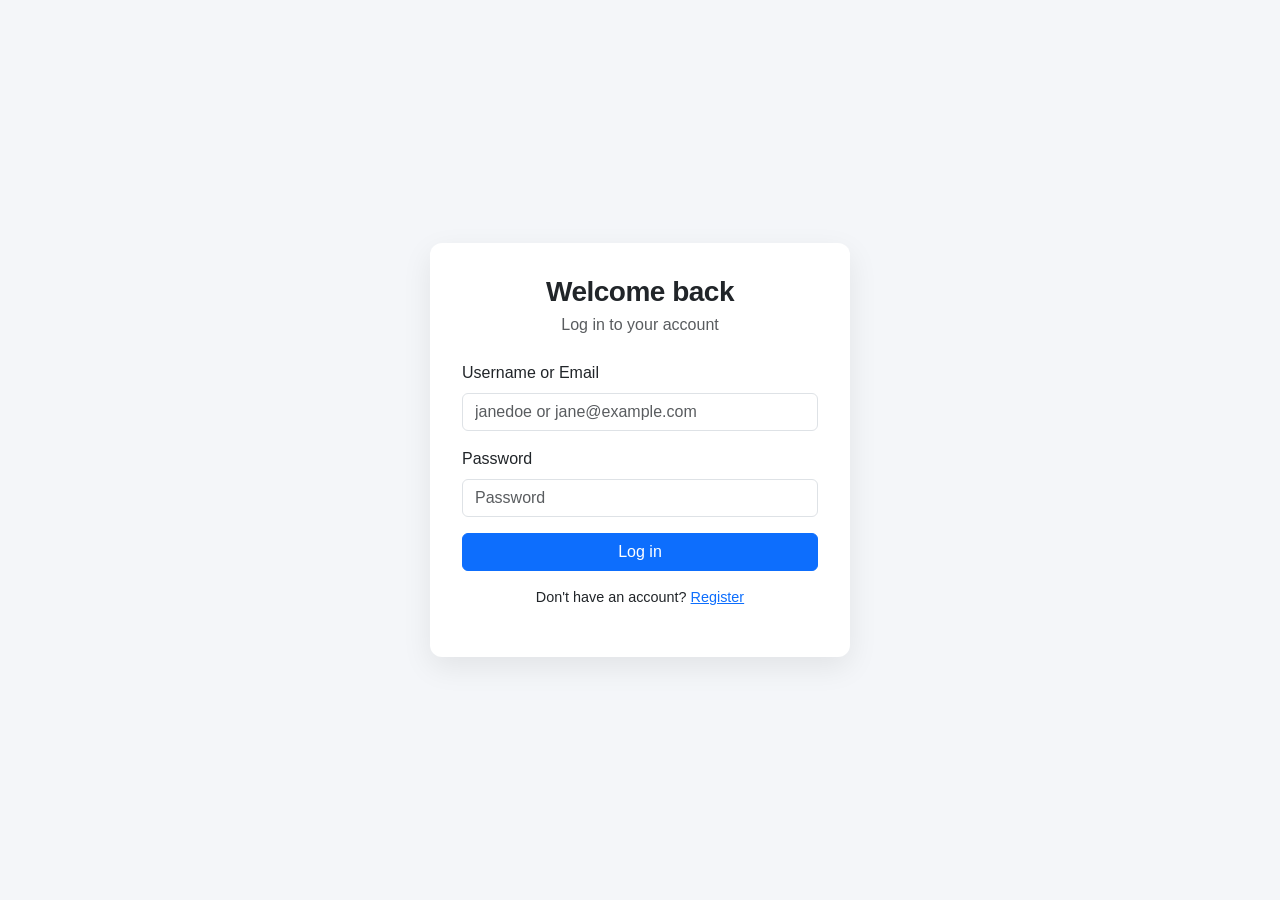
<file: index.html>
<!DOCTYPE html>
<html lang="en">
<head>
<meta charset="UTF-8">
<title>Redirecting...</title>
<meta name="viewport" content="width=device-width, initial-scale=1.0">
<script>
    // If a session token already exists, go straight to the profile page;
    // otherwise send the user to login.
    var token = localStorage.getItem('authToken');
    window.location.href = token ? 'profile.html' : 'login.html';
</script>
</head>
<body>
    <noscript>JavaScript is required. Please go to <a href="login.html">login.html</a>.</noscript>
</body>
</html>
</file>
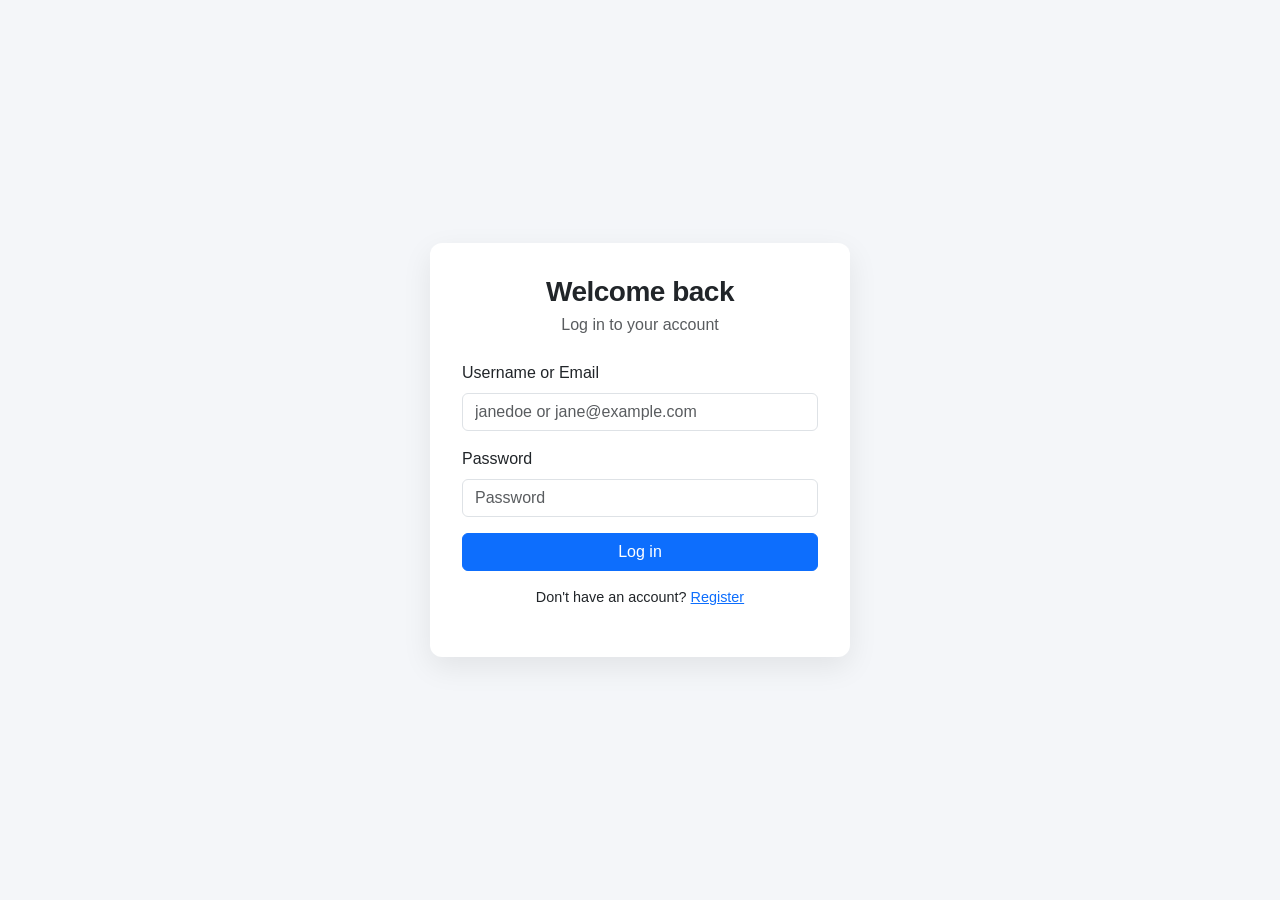
<file: login.html>
<!DOCTYPE html>
<html lang="en">
<head>
<meta charset="UTF-8">
<meta name="viewport" content="width=device-width, initial-scale=1.0">
<title>Login</title>
<link href="https://cdn.jsdelivr.net/npm/bootstrap@5.3.3/dist/css/bootstrap.min.css" rel="stylesheet">
<link href="css/style.css" rel="stylesheet">
</head>
<body>
<div class="container">
    <div class="auth-card">
        <h3 class="brand-title text-center mb-1">Welcome back</h3>
        <p class="text-muted text-center mb-4">Log in to your account</p>

        <div id="alertBox" class="alert alert-box" role="alert"></div>

        <div id="loginForm">
            <div class="mb-3">
                <label for="identifier" class="form-label">Username or Email</label>
                <input type="text" class="form-control" id="identifier" placeholder="janedoe or jane@example.com" autocomplete="username">
            </div>
            <div class="mb-3">
                <label for="password" class="form-label">Password</label>
                <input type="password" class="form-control" id="password" placeholder="Password" autocomplete="current-password">
            </div>
            <button id="loginBtn" class="btn btn-primary w-100">Log in</button>
        </div>

        <p class="form-footer">Don't have an account? <a href="register.html">Register</a></p>
    </div>
</div>

<script src="https://cdnjs.cloudflare.com/ajax/libs/jquery/3.7.1/jquery.min.js"></script>
<script src="https://cdn.jsdelivr.net/npm/bootstrap@5.3.3/dist/js/bootstrap.bundle.min.js"></script>
<script src="js/login.js"></script>
</body>
</html>
</file>
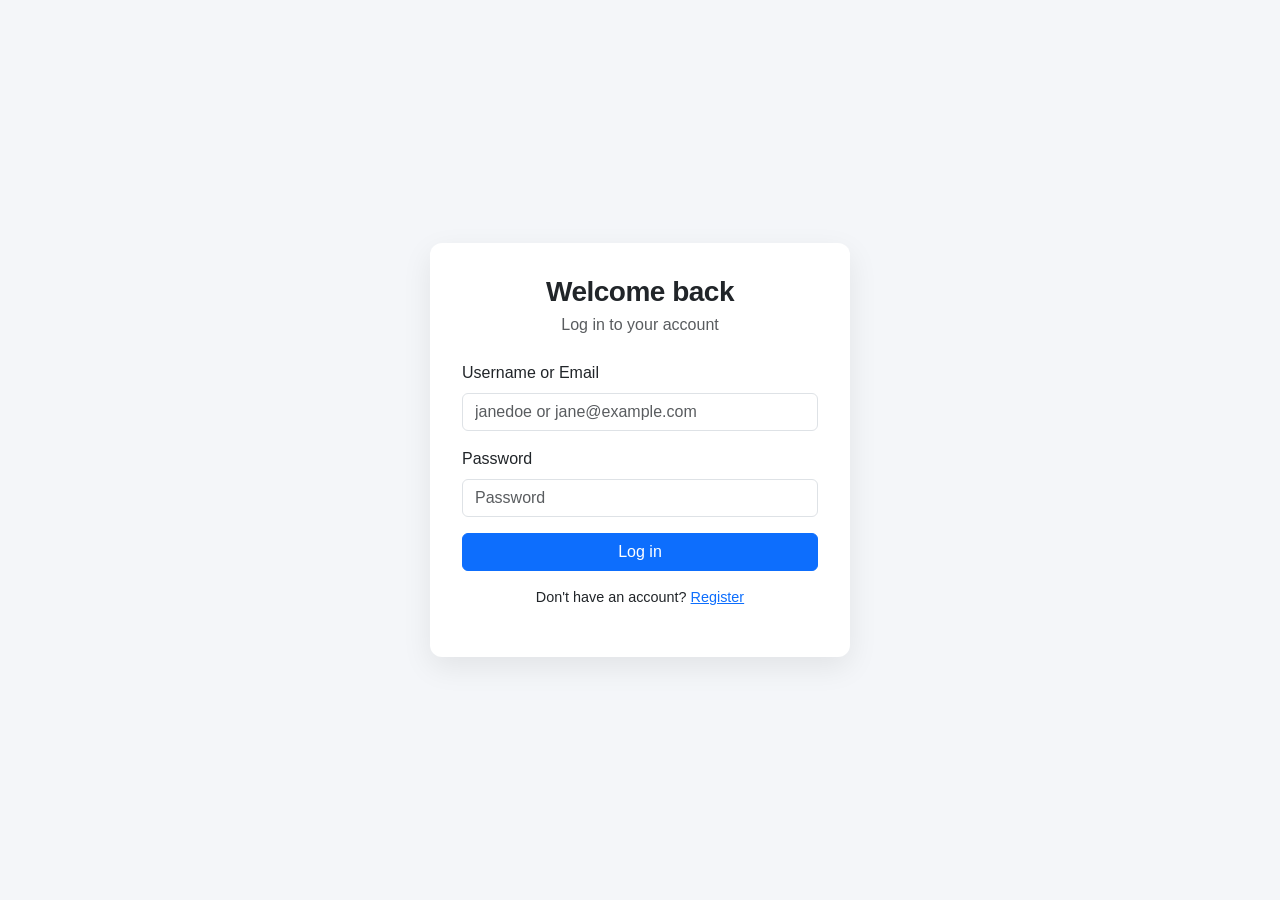
<file: profile.html>
<!DOCTYPE html>
<html lang="en">
<head>
<meta charset="UTF-8">
<meta name="viewport" content="width=device-width, initial-scale=1.0">
<title>My Profile</title>
<link href="https://cdn.jsdelivr.net/npm/bootstrap@5.3.3/dist/css/bootstrap.min.css" rel="stylesheet">
<link href="css/style.css" rel="stylesheet">
</head>
<body>
<div class="container">
    <div class="profile-card">
        <div class="d-flex justify-content-between align-items-center mb-4">
            <div>
                <h3 class="brand-title mb-0">My Profile</h3>
                <p class="text-muted mb-0" id="welcomeText"></p>
            </div>
            <button id="logoutBtn" class="btn btn-outline-secondary btn-sm">Log out</button>
        </div>

        <div id="alertBox" class="alert alert-box" role="alert"></div>

        <div class="row g-3">
            <div class="col-md-6">
                <label class="form-label">Username</label>
                <input type="text" class="form-control" id="accUsername" disabled>
            </div>
            <div class="col-md-6">
                <label class="form-label">Email</label>
                <input type="email" class="form-control" id="accEmail" disabled>
            </div>
            <div class="col-md-6">
                <label for="age" class="form-label">Age</label>
                <input type="number" min="0" class="form-control" id="age">
            </div>
            <div class="col-md-6">
                <label for="dob" class="form-label">Date of Birth</label>
                <input type="date" class="form-control" id="dob">
            </div>
            <div class="col-md-6">
                <label for="contact" class="form-label">Contact Number</label>
                <input type="tel" class="form-control" id="contact" placeholder="+91 98765 43210">
            </div>
            <div class="col-md-6">
                <label for="address" class="form-label">Address</label>
                <input type="text" class="form-control" id="address" placeholder="City, Country">
            </div>
            <div class="col-12">
                <label for="bio" class="form-label">Bio</label>
                <textarea class="form-control" id="bio" rows="3" placeholder="A short line about you"></textarea>
            </div>
        </div>

        <button id="saveBtn" class="btn btn-primary mt-4">Save changes</button>
    </div>
</div>

<script src="https://cdnjs.cloudflare.com/ajax/libs/jquery/3.7.1/jquery.min.js"></script>
<script src="https://cdn.jsdelivr.net/npm/bootstrap@5.3.3/dist/js/bootstrap.bundle.min.js"></script>
<script src="js/profile.js"></script>
</body>
</html>
</file>
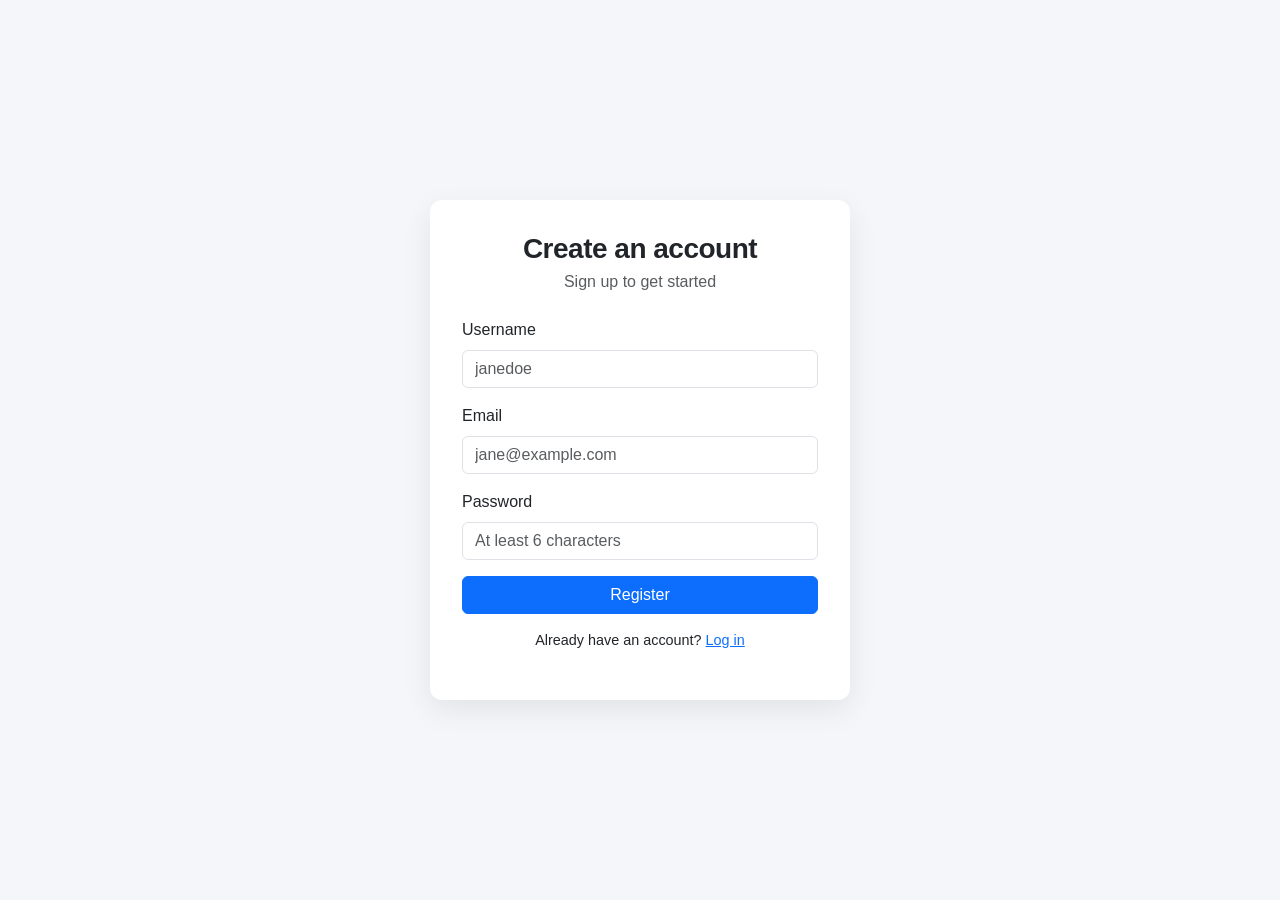
<file: register.html>
<!DOCTYPE html>
<html lang="en">
<head>
<meta charset="UTF-8">
<meta name="viewport" content="width=device-width, initial-scale=1.0">
<title>Register</title>
<link href="https://cdn.jsdelivr.net/npm/bootstrap@5.3.3/dist/css/bootstrap.min.css" rel="stylesheet">
<link href="css/style.css" rel="stylesheet">
</head>
<body>
<div class="container">
    <div class="auth-card">
        <h3 class="brand-title text-center mb-1">Create an account</h3>
        <p class="text-muted text-center mb-4">Sign up to get started</p>

        <div id="alertBox" class="alert alert-box" role="alert"></div>

        <!-- Not a <form> tag on purpose: submission happens purely via jQuery AJAX -->
        <div id="registerForm">
            <div class="mb-3">
                <label for="username" class="form-label">Username</label>
                <input type="text" class="form-control" id="username" placeholder="janedoe" autocomplete="username">
            </div>
            <div class="mb-3">
                <label for="email" class="form-label">Email</label>
                <input type="email" class="form-control" id="email" placeholder="jane@example.com" autocomplete="email">
            </div>
            <div class="mb-3">
                <label for="password" class="form-label">Password</label>
                <input type="password" class="form-control" id="password" placeholder="At least 6 characters" autocomplete="new-password">
            </div>
            <button id="registerBtn" class="btn btn-primary w-100">Register</button>
        </div>

        <p class="form-footer">Already have an account? <a href="login.html">Log in</a></p>
    </div>
</div>

<script src="https://cdnjs.cloudflare.com/ajax/libs/jquery/3.7.1/jquery.min.js"></script>
<script src="https://cdn.jsdelivr.net/npm/bootstrap@5.3.3/dist/js/bootstrap.bundle.min.js"></script>
<script src="js/register.js"></script>
</body>
</html>
</file>
<file: css/style.css>
body {
    background: #f4f6f9;
    min-height: 100vh;
    display: flex;
    align-items: center;
    font-family: 'Segoe UI', Roboto, Arial, sans-serif;
}

.auth-card {
    max-width: 420px;
    width: 100%;
    margin: 40px auto;
    padding: 2rem;
    background: #fff;
    border-radius: 12px;
    box-shadow: 0 10px 30px rgba(0, 0, 0, 0.08);
}

.profile-card {
    max-width: 640px;
    width: 100%;
    margin: 40px auto;
    padding: 2rem;
    background: #fff;
    border-radius: 12px;
    box-shadow: 0 10px 30px rgba(0, 0, 0, 0.08);
}

.brand-title {
    font-weight: 700;
    letter-spacing: -0.5px;
}

.alert-box {
    display: none;
}

.form-footer {
    text-align: center;
    margin-top: 1rem;
    font-size: 0.9rem;
}
</file>
